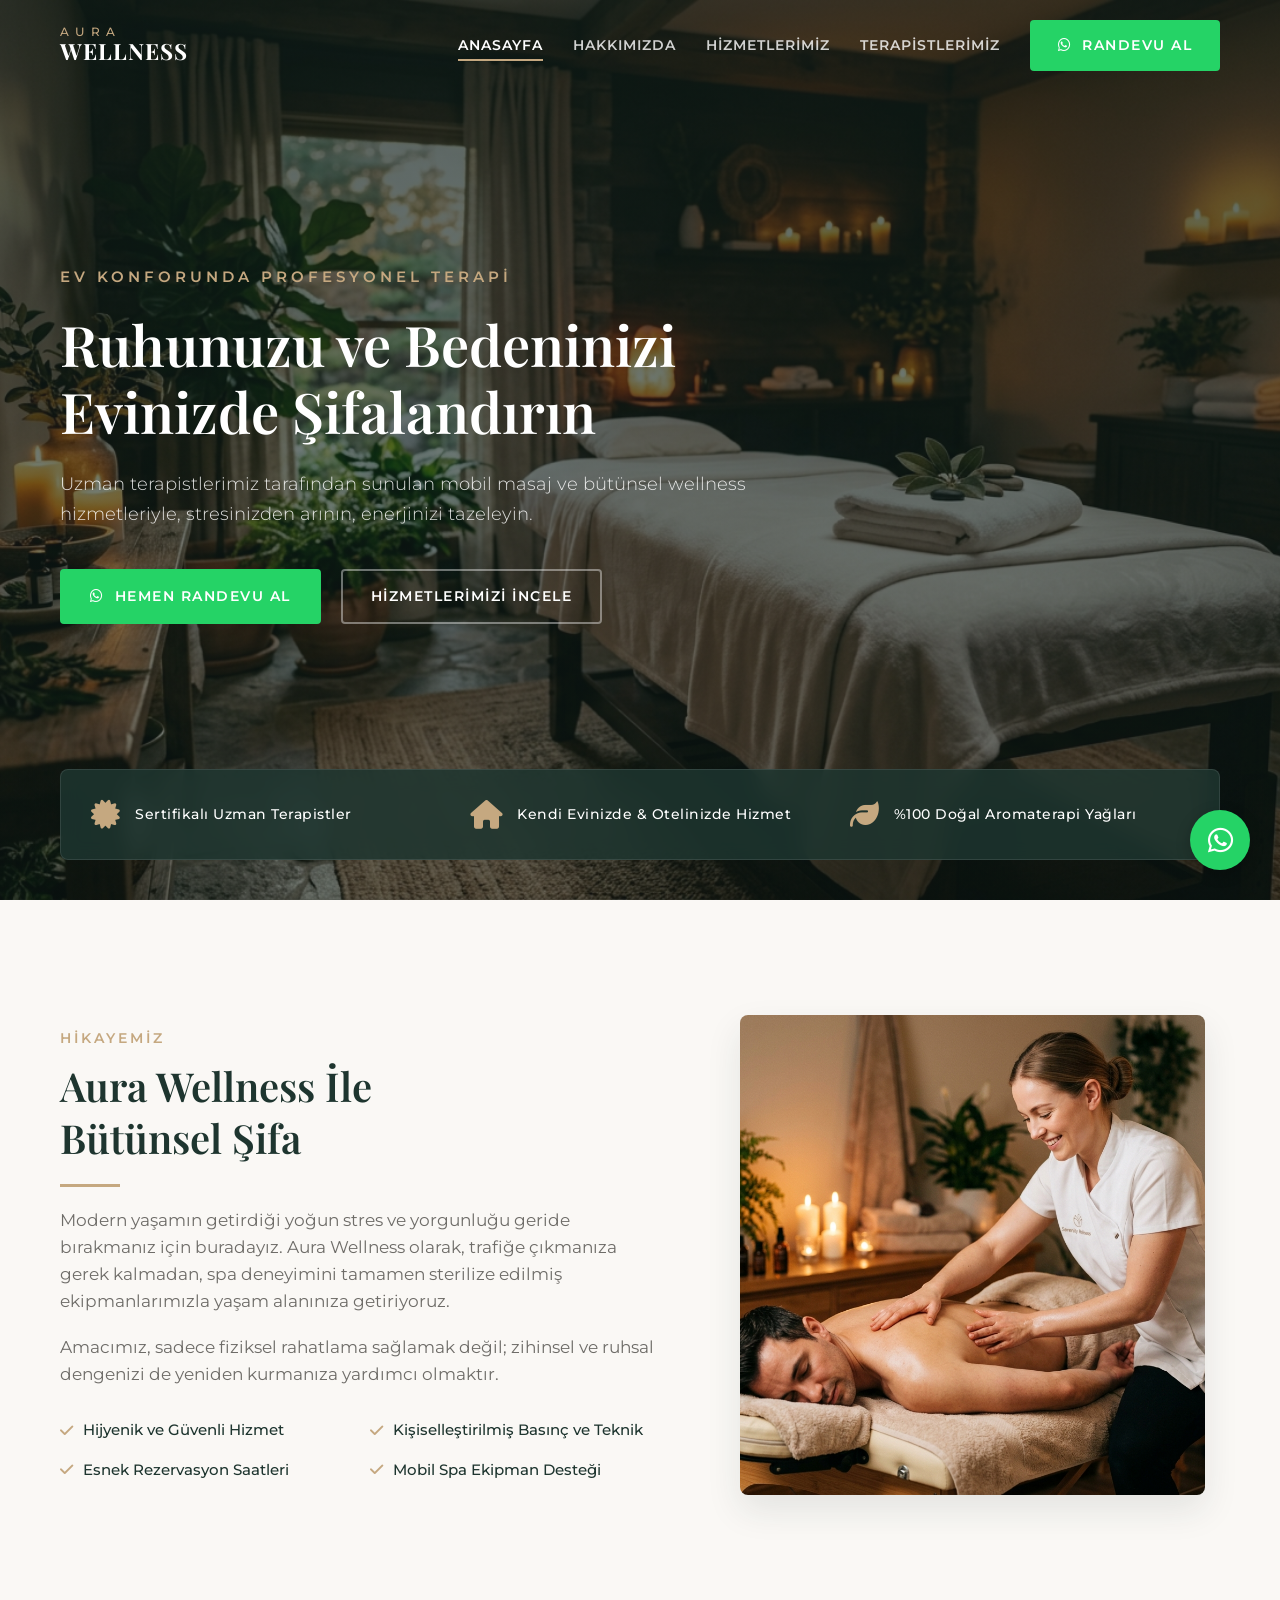
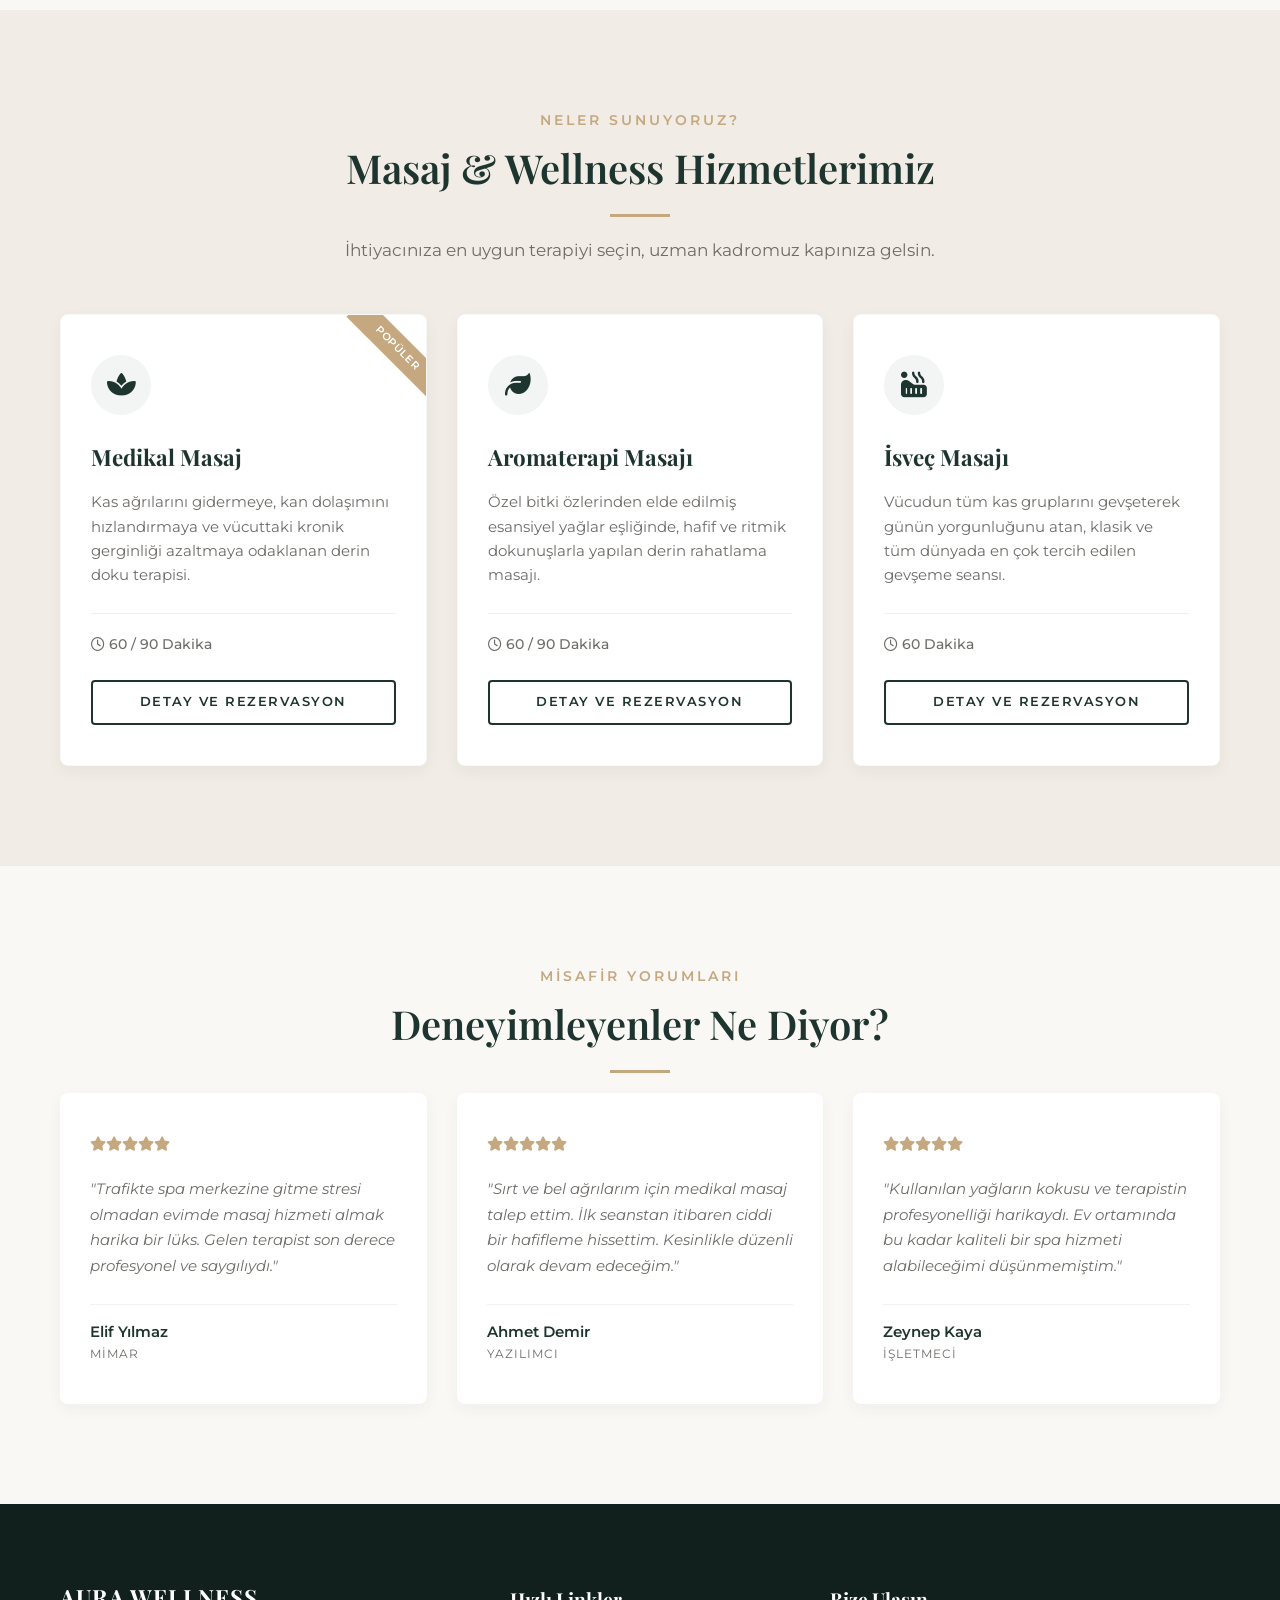
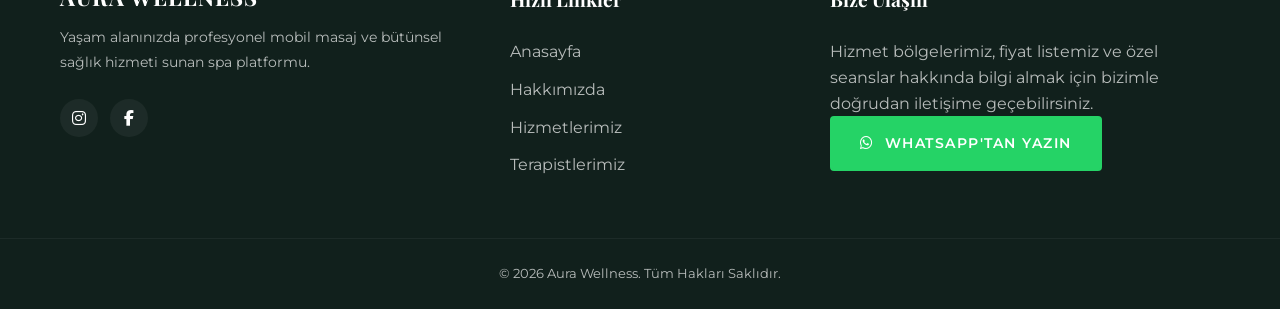
<file: index.html>
<!DOCTYPE html>
<html lang="tr">
<head>
    <meta charset="UTF-8">
    <meta name="viewport" content="width=device-width, initial-scale=1.0">
    <title>Aura Wellness - Ev Konforunda Profesyonel Terapi</title>
    <link rel="preconnect" href="https://fonts.googleapis.com">
    <link rel="preconnect" href="https://fonts.gstatic.com" crossorigin>
    <link href="https://fonts.googleapis.com/css2?family=Montserrat:wght@300;400;500;600;700&family=Playfair+Display:wght@500;600;700&display=swap" rel="stylesheet">
    <link rel="stylesheet" href="https://cdnjs.cloudflare.com/ajax/libs/font-awesome/6.4.0/css/all.min.css">
    <link rel="stylesheet" href="style.css">
</head>
<body class="home blog">

<header class="main-header">
    <div class="container header-container">
        <a href="index.html" class="logo">
            <span class="logo-sub">AURA</span>
            <span class="logo-main">WELLNESS</span>
        </a>
        <nav class="navbar">
            <a href="index.html#home" class="nav-link active">Anasayfa</a>
            <a href="index.html#about" class="nav-link">Hakkımızda</a>
            <a href="index.html#services" class="nav-link">Hizmetlerimiz</a>
            <a href="terapistlerimiz.html" class="nav-link">Terapistlerimiz</a>
            <a href="terapistlerimiz.html" class="btn nav-cta cta-btn">
                <i class="fab fa-whatsapp"></i> Randevu Al
            </a>
        </nav>
        <button class="hamburger-menu" aria-label="Menüyü Aç">
            <span class="bar"></span>
            <span class="bar"></span>
            <span class="bar"></span>
        </button>
    </div>
</header>

<!-- HERO SECTION -->
<section id="home" class="hero-section" style="background-image: linear-gradient(rgba(17, 32, 28, 0.7), rgba(17, 32, 28, 0.5)), url('./assets/hero-bg.jpg');">
    <div class="container hero-container">
        <div class="hero-content">
            <span class="hero-subtitle">Ev konforunda profesyonel terapi</span>
            <h1 class="hero-title">Ruhunuzu ve Bedeninizi <br>Evinizde Şifalandırın</h1>
            <p class="hero-description">Uzman terapistlerimiz tarafından sunulan mobil masaj ve bütünsel wellness hizmetleriyle, stresinizden arının, enerjinizi tazeleyin.</p>
            <div class="hero-actions">
                <a href="terapistlerimiz.html" class="btn btn-primary">
                    <i class="fab fa-whatsapp"></i> Hemen Randevu Al
                </a>
                <a href="#services" class="btn btn-outline">Hizmetlerimizi İncele</a>
            </div>
        </div>
        <div class="hero-features">
            <div class="feature-item">
                <i class="fas fa-certificate"></i>
                <span>Sertifikalı Uzman Terapistler</span>
            </div>
            <div class="feature-item">
                <i class="fas fa-home"></i>
                <span>Kendi Evinizde & Otelinizde Hizmet</span>
            </div>
            <div class="feature-item">
                <i class="fas fa-leaf"></i>
                <span>%100 Doğal Aromaterapi Yağları</span>
            </div>
        </div>
    </div>
</section>

<!-- ABOUT SECTION -->
<section id="about" class="section-padding">
    <div class="container about-grid">
        <div class="about-content">
            <span class="section-subtitle">Hikayemiz</span>
            <h2 class="section-title">Aura Wellness İle <br>Bütünsel Şifa</h2>
            <div class="title-divider"></div>
            <p class="about-text">Modern yaşamın getirdiği yoğun stres ve yorgunluğu geride bırakmanız için buradayız. Aura Wellness olarak, trafiğe çıkmanıza gerek kalmadan, spa deneyimini tamamen sterilize edilmiş ekipmanlarımızla yaşam alanınıza getiriyoruz.</p>
            <p class="about-text">Amacımız, sadece fiziksel rahatlama sağlamak değil; zihinsel ve ruhsal dengenizi de yeniden kurmanıza yardımcı olmaktır.</p>
            <ul class="about-benefits">
                <li><i class="fas fa-check"></i> Hijyenik ve Güvenli Hizmet</li>
                <li><i class="fas fa-check"></i> Kişiselleştirilmiş Basınç ve Teknik</li>
                <li><i class="fas fa-check"></i> Esnek Rezervasyon Saatleri</li>
                <li><i class="fas fa-check"></i> Mobil Spa Ekipman Desteği</li>
            </ul>
        </div>
        <div class="about-img-wrapper">
            <div class="img-frame">
                <img src="./assets/about-massage.jpg" alt="Aura Wellness Masaj" class="about-img">
            </div>
        </div>
    </div>
</section>

<!-- SERVICES SECTION -->
<section id="services" class="section-padding bg-alt">
    <div class="container">
        <div class="text-center">
            <span class="section-subtitle">Neler Sunuyoruz?</span>
            <h2 class="section-title">Masaj & Wellness Hizmetlerimiz</h2>
            <div class="title-divider center"></div>
            <p class="section-description">İhtiyacınıza en uygun terapiyi seçin, uzman kadromuz kapınıza gelsin.</p>
        </div>
        <div class="services-grid">
            <div class="service-card">
                <span class="service-badge">Popüler</span>
                <div class="service-icon"><i class="fas fa-spa"></i></div>
                <h3 class="service-name">Medikal Masaj</h3>
                <p class="service-desc">Kas ağrılarını gidermeye, kan dolaşımını hızlandırmaya ve vücuttaki kronik gerginliği azaltmaya odaklanan derin doku terapisi.</p>
                <div class="service-info">
                    <span class="duration"><i class="far fa-clock"></i> 60 / 90 Dakika</span>
                </div>
                <a href="terapistlerimiz.html" class="btn btn-card-cta">Detay ve Rezervasyon</a>
            </div>
            <div class="service-card">
                <div class="service-icon"><i class="fas fa-leaf"></i></div>
                <h3 class="service-name">Aromaterapi Masajı</h3>
                <p class="service-desc">Özel bitki özlerinden elde edilmiş esansiyel yağlar eşliğinde, hafif ve ritmik dokunuşlarla yapılan derin rahatlama masajı.</p>
                <div class="service-info">
                    <span class="duration"><i class="far fa-clock"></i> 60 / 90 Dakika</span>
                </div>
                <a href="terapistlerimiz.html" class="btn btn-card-cta">Detay ve Rezervasyon</a>
            </div>
            <div class="service-card">
                <div class="service-icon"><i class="fas fa-hot-tub"></i></div>
                <h3 class="service-name">İsveç Masajı</h3>
                <p class="service-desc">Vücudun tüm kas gruplarını gevşeterek günün yorgunluğunu atan, klasik ve tüm dünyada en çok tercih edilen gevşeme seansı.</p>
                <div class="service-info">
                    <span class="duration"><i class="far fa-clock"></i> 60 Dakika</span>
                </div>
                <a href="terapistlerimiz.html" class="btn btn-card-cta">Detay ve Rezervasyon</a>
            </div>
        </div>
    </div>
</section>

<!-- TESTIMONIALS SECTION -->
<section id="testimonials" class="section-padding">
    <div class="container">
        <div class="text-center">
            <span class="section-subtitle">Misafir Yorumları</span>
            <h2 class="section-title">Deneyimleyenler Ne Diyor?</h2>
            <div class="title-divider center"></div>
        </div>
        <div class="testimonials-grid">
            <div class="testimonial-card">
                <div class="stars"><i class="fas fa-star"></i><i class="fas fa-star"></i><i class="fas fa-star"></i><i class="fas fa-star"></i><i class="fas fa-star"></i></div>
                <p class="testimonial-text">"Trafikte spa merkezine gitme stresi olmadan evimde masaj hizmeti almak harika bir lüks. Gelen terapist son derece profesyonel ve saygılıydı."</p>
                <div class="client-info"><span class="client-name">Elif Yılmaz</span><span class="client-title">Mimar</span></div>
            </div>
            <div class="testimonial-card">
                <div class="stars"><i class="fas fa-star"></i><i class="fas fa-star"></i><i class="fas fa-star"></i><i class="fas fa-star"></i><i class="fas fa-star"></i></div>
                <p class="testimonial-text">"Sırt ve bel ağrılarım için medikal masaj talep ettim. İlk seanstan itibaren ciddi bir hafifleme hissettim. Kesinlikle düzenli olarak devam edeceğim."</p>
                <div class="client-info"><span class="client-name">Ahmet Demir</span><span class="client-title">Yazılımcı</span></div>
            </div>
            <div class="testimonial-card">
                <div class="stars"><i class="fas fa-star"></i><i class="fas fa-star"></i><i class="fas fa-star"></i><i class="fas fa-star"></i><i class="fas fa-star"></i></div>
                <p class="testimonial-text">"Kullanılan yağların kokusu ve terapistin profesyonelliği harikaydı. Ev ortamında bu kadar kaliteli bir spa hizmeti alabileceğimi düşünmemiştim."</p>
                <div class="client-info"><span class="client-name">Zeynep Kaya</span><span class="client-title">İşletmeci</span></div>
            </div>
        </div>
    </div>
</section>

<footer class="footer">
    <div class="container footer-container">
        <div class="footer-brand">
            <div class="logo-main">AURA WELLNESS</div>
            <p>Yaşam alanınızda profesyonel mobil masaj ve bütünsel sağlık hizmeti sunan spa platformu.</p>
            <div class="social-links">
                <a href="#" aria-label="Instagram"><i class="fab fa-instagram"></i></a>
                <a href="#" aria-label="Facebook"><i class="fab fa-facebook-f"></i></a>
            </div>
        </div>
        <div class="footer-links">
            <h4>Hızlı Linkler</h4>
            <ul>
                <li><a href="index.html#home">Anasayfa</a></li>
                <li><a href="index.html#about">Hakkımızda</a></li>
                <li><a href="index.html#services">Hizmetlerimiz</a></li>
                <li><a href="terapistlerimiz.html">Terapistlerimiz</a></li>
            </ul>
        </div>
        <div class="footer-newsletter">
            <h4>Bize Ulaşın</h4>
            <p>Hizmet bölgelerimiz, fiyat listemiz ve özel seanslar hakkında bilgi almak için bizimle doğrudan iletişime geçebilirsiniz.</p>
            <a href="terapistlerimiz.html" class="btn btn-primary footer-btn">
                <i class="fab fa-whatsapp"></i> WhatsApp'tan Yazın
            </a>
        </div>
    </div>
    <div class="footer-bottom text-center">
        <div class="container">
            <p>&copy; 2026 Aura Wellness. Tüm Hakları Saklıdır.</p>
        </div>
    </div>
</footer>

<a href="terapistlerimiz.html" class="floating-whatsapp" aria-label="Terapistlerimiz Sayfası">
    <i class="fab fa-whatsapp"></i>
    <span class="tooltip-text">Canlı Destek & Randevu</span>
</a>

<script>
document.addEventListener('DOMContentLoaded', function() {
    const header = document.querySelector('.main-header');
    const hamburger = document.querySelector('.hamburger-menu');
    const navbar = document.querySelector('.navbar');

    window.addEventListener('scroll', function() {
        if (window.scrollY > 50) {
            header.classList.add('scrolled');
        } else {
            header.classList.remove('scrolled');
        }
    });

    if(hamburger) {
        hamburger.addEventListener('click', function() {
            hamburger.classList.toggle('active');
            navbar.classList.toggle('active');
        });
    }

    document.querySelectorAll('.nav-link').forEach(link => {
        link.addEventListener('click', () => {
            if(hamburger) hamburger.classList.remove('active');
            if(navbar) navbar.classList.remove('active');
        });
    });
});
</script>
</body>
</html>
</file>
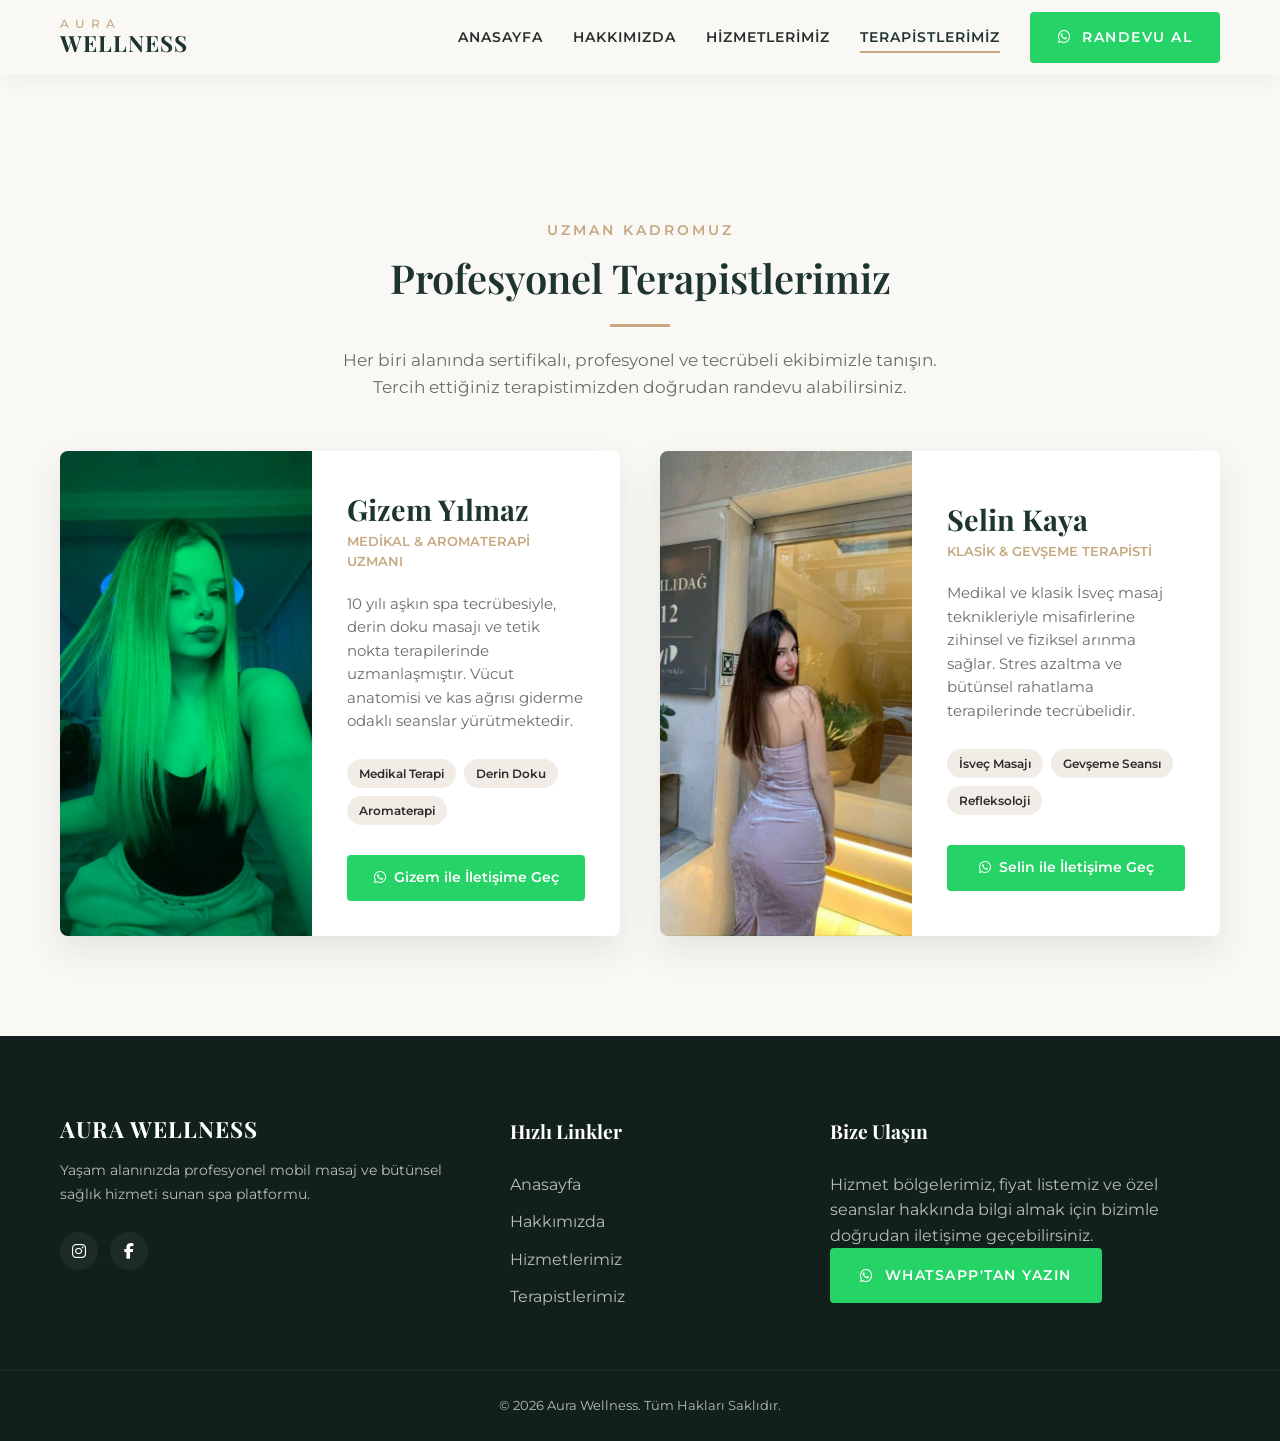
<file: terapistlerimiz.html>
<!DOCTYPE html>
<html lang="tr">
<head>
    <meta charset="UTF-8">
    <meta name="viewport" content="width=device-width, initial-scale=1.0">
    <title>Terapistlerimiz - Aura Wellness</title>
    <link rel="preconnect" href="https://fonts.googleapis.com">
    <link rel="preconnect" href="https://fonts.gstatic.com" crossorigin>
    <link href="https://fonts.googleapis.com/css2?family=Montserrat:wght@300;400;500;600;700&family=Playfair+Display:wght@500;600;700&display=swap" rel="stylesheet">
    <link rel="stylesheet" href="https://cdnjs.cloudflare.com/ajax/libs/font-awesome/6.4.0/css/all.min.css">
    <link rel="stylesheet" href="style.css">
</head>
<body class="home blog">

<header class="main-header scrolled">
    <div class="container header-container">
        <a href="index.html" class="logo">
            <span class="logo-sub">AURA</span>
            <span class="logo-main">WELLNESS</span>
        </a>
        <nav class="navbar">
            <a href="index.html#home" class="nav-link">Anasayfa</a>
            <a href="index.html#about" class="nav-link">Hakkımızda</a>
            <a href="index.html#services" class="nav-link">Hizmetlerimiz</a>
            <a href="terapistlerimiz.html" class="nav-link active">Terapistlerimiz</a>
            <a href="terapistlerimiz.html" class="btn nav-cta cta-btn">
                <i class="fab fa-whatsapp"></i> Randevu Al
            </a>
        </nav>
        <button class="hamburger-menu" aria-label="Menüyü Aç">
            <span class="bar"></span>
            <span class="bar"></span>
            <span class="bar"></span>
        </button>
    </div>
</header>

<div class="subpage" style="padding-top: 120px;">
    <section class="section-padding">
        <div class="container">
            <div class="text-center">
                <span class="section-subtitle">Uzman Kadromuz</span>
                <h1 class="section-title">Profesyonel Terapistlerimiz</h1>
                <div class="title-divider center"></div>
                <p class="section-description">Her biri alanında sertifikalı, profesyonel ve tecrübeli ekibimizle tanışın. Tercih ettiğiniz terapistimizden doğrudan randevu alabilirsiniz.</p>
            </div>
            
            <div class="therapists-page-grid">
                <div class="therapist-selection-card">
                    <div class="therapist-image-box">
                        <img src="./assets/gizem.jpg" alt="Terapist Gizem" class="therapist-portrait">
                    </div>
                    <div class="therapist-info-box">
                        <h2 class="therapist-name">Gizem Yılmaz</h2>
                        <span class="therapist-role">Medikal & Aromaterapi Uzmanı</span>
                        <p class="therapist-bio">10 yılı aşkın spa tecrübesiyle, derin doku masajı ve tetik nokta terapilerinde uzmanlaşmıştır. Vücut anatomisi ve kas ağrısı giderme odaklı seanslar yürütmektedir.</p>
                        <div class="therapist-skills">
                            <span>Medikal Terapi</span>
                            <span>Derin Doku</span>
                            <span>Aromaterapi</span>
                        </div>
                        <a href="https://wa.me/+905364795252?text=Merhaba,%20Terapist%20Gizem%20Yılmaz%20ile%20seans%20ayarlamak%20istiyorum." target="_blank" class="btn-whatsapp-direct">
                            <i class="fab fa-whatsapp"></i> Gizem ile İletişime Geç
                        </a>
                    </div>
                </div>

                <div class="therapist-selection-card">
                    <div class="therapist-image-box">
                        <img src="./assets/selin.jpg" alt="Terapist Selin" class="therapist-portrait">
                    </div>
                    <div class="therapist-info-box">
                        <h2 class="therapist-name">Selin Kaya</h2>
                        <span class="therapist-role">Klasik & Gevşeme Terapisti</span>
                        <p class="therapist-bio">Medikal ve klasik İsveç masaj teknikleriyle misafirlerine zihinsel ve fiziksel arınma sağlar. Stres azaltma ve bütünsel rahatlama terapilerinde tecrübelidir.</p>
                        <div class="therapist-skills">
                            <span>İsveç Masajı</span>
                            <span>Gevşeme Seansı</span>
                            <span>Refleksoloji</span>
                        </div>
                        <a href="https://wa.me/905306515006?text=Merhaba,%20Terapist%20Selin%20Kaya%20ile%20seans%20ayarlamak%20istiyorum." target="_blank" class="btn-whatsapp-direct">
                            <i class="fab fa-whatsapp"></i> Selin ile İletişime Geç
                        </a>
                    </div>
                </div>
            </div>
        </div>
    </section>
</div>

<footer class="footer">
    <div class="container footer-container">
        <div class="footer-brand">
            <div class="logo-main">AURA WELLNESS</div>
            <p>Yaşam alanınızda profesyonel mobil masaj ve bütünsel sağlık hizmeti sunan spa platformu.</p>
            <div class="social-links">
                <a href="#" aria-label="Instagram"><i class="fab fa-instagram"></i></a>
                <a href="#" aria-label="Facebook"><i class="fab fa-facebook-f"></i></a>
            </div>
        </div>
        <div class="footer-links">
            <h4>Hızlı Linkler</h4>
            <ul>
                <li><a href="index.html#home">Anasayfa</a></li>
                <li><a href="index.html#about">Hakkımızda</a></li>
                <li><a href="index.html#services">Hizmetlerimiz</a></li>
                <li><a href="terapistlerimiz.html">Terapistlerimiz</a></li>
            </ul>
        </div>
        <div class="footer-newsletter">
            <h4>Bize Ulaşın</h4>
            <p>Hizmet bölgelerimiz, fiyat listemiz ve özel seanslar hakkında bilgi almak için bizimle doğrudan iletişime geçebilirsiniz.</p>
            <a href="terapistlerimiz.html" class="btn btn-primary footer-btn">
                <i class="fab fa-whatsapp"></i> WhatsApp'tan Yazın
            </a>
        </div>
    </div>
    <div class="footer-bottom text-center">
        <div class="container">
            <p>&copy; 2026 Aura Wellness. Tüm Hakları Saklıdır.</p>
        </div>
    </div>
</footer>

<script>
document.addEventListener('DOMContentLoaded', function() {
    const hamburger = document.querySelector('.hamburger-menu');
    const navbar = document.querySelector('.navbar');

    if(hamburger) {
        hamburger.addEventListener('click', function() {
            hamburger.classList.toggle('active');
            navbar.classList.toggle('active');
        });
    }
});
</script>
</body>
</html>
</file>
<file: style.css>
/*
Theme Name: Aura Wellness Tema
Theme URI: https://aurawellness.com
Author: Aura Wellness
Description: Aura Wellness ve Mobil Masaj temasi.
Version: 1.0.0
Text Domain: aura-wellness
*/

:root {
    --primary-color: #1E352F;
    --primary-light: #2D4F46;
    --primary-dark: #11201C;
    --secondary-color: #C5A880;
    --secondary-hover: #B6966C;
    --bg-color: #FAF8F5;
    --bg-alt: #F1ECE5;
    --text-color: #2C2C2C;
    --text-light: #6E6C68;
    --white: #FFFFFF;
    --shadow-light: 0 5px 15px rgba(30, 53, 47, 0.05);
    --shadow-medium: 0 15px 35px rgba(30, 53, 47, 0.1);
    --whatsapp-color: #25D366;
    --whatsapp-hover: #20BA5A;
    --transition: all 0.4s cubic-bezier(0.25, 0.8, 0.25, 1);
    --border-radius: 8px;
}

*, *::before, *::after {
    box-sizing: border-box;
    margin: 0;
    padding: 0;
    -webkit-tap-highlight-color: transparent;
}

html {
    scroll-behavior: smooth;
    font-size: 16px;
}

body {
    font-family: 'Montserrat', sans-serif;
    background-color: var(--bg-color);
    color: var(--text-color);
    line-height: 1.6;
    overflow-x: hidden;
}

img {
    max-width: 100%;
    height: auto;
    display: block;
}

a {
    color: inherit;
    text-decoration: none;
    transition: var(--transition);
}

ul {
    list-style: none;
}

.container {
    width: 100%;
    max-width: 1200px;
    margin: 0 auto;
    padding: 0 20px;
}

.section-padding {
    padding: 100px 0;
}

.bg-alt {
    background-color: var(--bg-alt);
}

.text-center {
    text-align: center;
}

.section-subtitle {
    display: block;
    font-size: 0.85rem;
    font-weight: 600;
    text-transform: uppercase;
    letter-spacing: 3px;
    color: var(--secondary-color);
    margin-bottom: 10px;
}

.section-title {
    font-family: 'Playfair Display', serif;
    font-size: 2.5rem;
    font-weight: 600;
    color: var(--primary-color);
    line-height: 1.3;
}

.title-divider {
    width: 60px;
    height: 3px;
    background-color: var(--secondary-color);
    margin: 20px 0;
}

.title-divider.center {
    margin: 20px auto;
}

.section-description {
    max-width: 600px;
    margin: 0 auto 50px;
    color: var(--text-light);
    font-size: 1.05rem;
}

.btn {
    display: inline-flex;
    align-items: center;
    justify-content: center;
    gap: 10px;
    padding: 14px 28px;
    font-size: 0.9rem;
    font-weight: 600;
    text-transform: uppercase;
    letter-spacing: 1.5px;
    border-radius: 4px;
    cursor: pointer;
    transition: var(--transition);
}

.btn-primary {
    background-color: var(--whatsapp-color);
    color: var(--white);
    border: 2px solid var(--whatsapp-color);
}

.btn-primary:hover {
    background-color: var(--whatsapp-hover);
    border-color: var(--whatsapp-hover);
    transform: translateY(-3px);
    box-shadow: 0 10px 20px rgba(37, 211, 102, 0.2);
}

.btn-outline {
    background-color: transparent;
    color: var(--white);
    border: 2px solid rgba(255, 255, 255, 0.4);
}

.btn-outline:hover {
    background-color: var(--white);
    color: var(--primary-color);
    border-color: var(--white);
    transform: translateY(-3px);
}

.main-header {
    position: fixed;
    top: 0;
    left: 0;
    width: 100%;
    z-index: 1000;
    padding: 20px 0;
    transition: var(--transition);
}

.main-header.scrolled {
    background-color: rgba(250, 248, 245, 0.95);
    padding: 12px 0;
    box-shadow: var(--shadow-light);
    backdrop-filter: blur(10px);
}

.header-container {
    display: flex;
    justify-content: space-between;
    align-items: center;
}

.logo {
    display: flex;
    flex-direction: column;
    align-items: flex-start;
}

.logo-sub {
    font-size: 0.75rem;
    font-weight: 500;
    letter-spacing: 6px;
    color: var(--secondary-color);
    line-height: 1;
}

.logo-main {
    font-family: 'Playfair Display', serif;
    font-size: 1.4rem;
    font-weight: 700;
    letter-spacing: 1px;
    color: var(--white);
    line-height: 1.2;
}

.main-header.scrolled .logo-main {
    color: var(--primary-color);
}

.navbar {
    display: flex;
    align-items: center;
    gap: 30px;
}

.nav-link {
    font-size: 0.85rem;
    font-weight: 600;
    text-transform: uppercase;
    letter-spacing: 1px;
    color: rgba(255, 255, 255, 0.8);
    position: relative;
    padding: 5px 0;
}

.nav-link:hover, .nav-link.active {
    color: var(--white);
}

.main-header.scrolled .nav-link {
    color: var(--text-color);
}

.main-header.scrolled .nav-link:hover, 
.main-header.scrolled .nav-link.active {
    color: var(--primary-color);
}

.nav-link::after {
    content: '';
    position: absolute;
    bottom: 0;
    left: 0;
    width: 0;
    height: 2px;
    background-color: var(--secondary-color);
    transition: var(--transition);
}

.nav-link:hover::after, .nav-link.active::after {
    width: 100%;
}

.nav-cta {
    background-color: var(--whatsapp-color);
    color: var(--white) !important;
}

.nav-cta:hover {
    background-color: var(--whatsapp-hover);
    transform: translateY(-2px);
    box-shadow: 0 4px 10px rgba(37, 211, 102, 0.3);
}

.hamburger-menu {
    display: none;
    background: none;
    border: none;
    cursor: pointer;
}

.hamburger-menu .bar {
    display: block;
    width: 25px;
    height: 3px;
    margin: 5px auto;
    transition: var(--transition);
    background-color: var(--white);
}

.main-header.scrolled .hamburger-menu .bar {
    background-color: var(--primary-color);
}

.hero-section {
    min-height: 100vh;
    min-height: 100dvh;
    background-size: cover;
    background-position: center;
    background-attachment: fixed;
    display: flex;
    align-items: center;
    position: relative;
    padding-top: 100px;
    color: var(--white);
}

.hero-container {
    display: flex;
    flex-direction: column;
    justify-content: space-between;
    height: calc(100vh - 140px);
    height: calc(100dvh - 140px);
}

.hero-content {
    max-width: 700px;
    margin-top: auto;
    margin-bottom: auto;
}

.hero-subtitle {
    display: block;
    font-size: 0.95rem;
    font-weight: 600;
    text-transform: uppercase;
    letter-spacing: 4px;
    color: var(--secondary-color);
    margin-bottom: 20px;
}

.hero-title {
    font-family: 'Playfair Display', serif;
    font-size: 3.5rem;
    font-weight: 600;
    line-height: 1.2;
    margin-bottom: 25px;
}

.hero-description {
    font-size: 1.1rem;
    font-weight: 300;
    line-height: 1.7;
    margin-bottom: 40px;
    color: rgba(255, 255, 255, 0.85);
}

.hero-actions {
    display: flex;
    gap: 20px;
    flex-wrap: wrap;
}

.hero-features {
    display: flex;
    gap: 40px;
    padding: 30px;
    background: rgba(30, 53, 47, 0.85);
    border-radius: 8px;
    backdrop-filter: blur(10px);
    border: 1px solid rgba(255, 255, 255, 0.1);
    margin-bottom: 20px;
}

.feature-item {
    display: flex;
    align-items: center;
    gap: 15px;
    flex: 1;
}

.feature-item i {
    font-size: 1.8rem;
    color: var(--secondary-color);
}

.feature-item span {
    font-size: 0.9rem;
    font-weight: 500;
    letter-spacing: 0.5px;
}

.about-grid {
    display: grid;
    grid-template-columns: 1.1fr 0.9fr;
    gap: 60px;
    align-items: center;
}

.about-text {
    color: var(--text-light);
    margin-bottom: 20px;
    font-size: 1.05rem;
}

.about-benefits {
    margin-top: 30px;
    display: grid;
    grid-template-columns: 1fr 1fr;
    gap: 15px;
}

.about-benefits li {
    display: flex;
    align-items: center;
    gap: 10px;
    font-size: 0.95rem;
    font-weight: 500;
    color: var(--primary-color);
}

.about-benefits li i {
    color: var(--secondary-color);
}

.about-img-wrapper {
    position: relative;
    padding: 15px;
}

.img-frame {
    position: relative;
    border-radius: var(--border-radius);
    overflow: hidden;
    box-shadow: var(--shadow-medium);
}

.img-frame::after {
    content: '';
    position: absolute;
    top: -15px;
    right: -15px;
    bottom: 15px;
    left: 15px;
    border: 3px solid var(--secondary-color);
    border-radius: var(--border-radius);
    z-index: -1;
    pointer-events: none;
}

.about-img {
    width: 100%;
    height: 480px;
    object-fit: cover;
    transition: var(--transition);
}

.about-img:hover {
    transform: scale(1.05);
}

.services-grid {
    display: grid;
    grid-template-columns: repeat(auto-fit, minmax(280px, 1fr));
    gap: 30px;
}

.service-card {
    background-color: var(--white);
    padding: 40px 30px;
    border-radius: var(--border-radius);
    box-shadow: var(--shadow-light);
    position: relative;
    overflow: hidden;
    border: 1px solid rgba(30, 53, 47, 0.03);
    display: flex;
    flex-direction: column;
    transition: var(--transition);
}

.service-card:hover {
    transform: translateY(-10px);
    box-shadow: var(--shadow-medium);
    border-color: rgba(197, 168, 128, 0.3);
}

.service-badge {
    position: absolute;
    top: 20px;
    right: -30px;
    background-color: var(--secondary-color);
    color: var(--white);
    padding: 5px 30px;
    font-size: 0.65rem;
    font-weight: 600;
    text-transform: uppercase;
    letter-spacing: 1px;
    transform: rotate(45deg);
}

.service-icon {
    width: 60px;
    height: 60px;
    border-radius: 50%;
    background-color: rgba(30, 53, 47, 0.05);
    color: var(--primary-color);
    display: flex;
    align-items: center;
    justify-content: center;
    font-size: 1.6rem;
    margin-bottom: 25px;
    transition: var(--transition);
}

.service-card:hover .service-icon {
    background-color: var(--primary-color);
    color: var(--white);
}

.service-name {
    font-family: 'Playfair Display', serif;
    font-size: 1.4rem;
    color: var(--primary-color);
    margin-bottom: 15px;
}

.service-desc {
    color: var(--text-light);
    font-size: 0.95rem;
    margin-bottom: 25px;
    flex-grow: 1;
}

.service-info {
    display: flex;
    justify-content: space-between;
    align-items: center;
    border-top: 1px solid rgba(0, 0, 0, 0.06);
    padding-top: 20px;
    margin-bottom: 25px;
}

.service-info .duration {
    font-size: 0.85rem;
    font-weight: 500;
    color: var(--text-light);
}

.btn-card-cta {
    background-color: transparent;
    color: var(--primary-color);
    border: 2px solid var(--primary-color);
    font-size: 0.8rem;
    padding: 10px 20px;
    border-radius: 4px;
    width: 100%;
    text-align: center;
}

.service-card:hover .btn-card-cta {
    background-color: var(--primary-color);
    color: var(--white);
}

.gallery-grid {
    display: grid;
    grid-template-columns: repeat(3, 1fr);
    gap: 20px;
}

.gallery-item {
    position: relative;
    border-radius: var(--border-radius);
    overflow: hidden;
    height: 300px;
    box-shadow: var(--shadow-light);
}

.gallery-img {
    width: 100%;
    height: 100%;
    object-fit: cover;
    transition: var(--transition);
}

.gallery-overlay {
    position: absolute;
    top: 0;
    left: 0;
    width: 100%;
    height: 100%;
    background-color: rgba(30, 53, 47, 0.8);
    display: flex;
    align-items: center;
    justify-content: center;
    opacity: 0;
    transition: var(--transition);
    padding: 20px;
    text-align: center;
}

.gallery-overlay span {
    color: var(--white);
    font-family: 'Playfair Display', serif;
    font-size: 1.25rem;
    font-weight: 500;
    transform: translateY(20px);
    transition: var(--transition);
}

.gallery-item:hover .gallery-img {
    transform: scale(1.1);
}

.gallery-item:hover .gallery-overlay {
    opacity: 1;
}

.testimonials-grid {
    display: grid;
    grid-template-columns: repeat(3, 1fr);
    gap: 30px;
}

.testimonial-card {
    background-color: var(--white);
    padding: 40px 30px;
    border-radius: var(--border-radius);
    box-shadow: var(--shadow-light);
    display: flex;
    flex-direction: column;
    justify-content: space-between;
}

.stars {
    color: var(--secondary-color);
    font-size: 0.9rem;
    margin-bottom: 20px;
}

.testimonial-text {
    font-style: italic;
    color: var(--text-light);
    font-size: 0.95rem;
    line-height: 1.7;
    margin-bottom: 25px;
}

.client-info {
    border-top: 1px solid rgba(0, 0, 0, 0.05);
    padding-top: 15px;
}

.client-name {
    display: block;
    font-weight: 600;
    font-size: 0.95rem;
    color: var(--primary-color);
}

.client-title {
    display: block;
    font-size: 0.75rem;
    color: var(--text-light);
    text-transform: uppercase;
    letter-spacing: 1px;
}

.footer {
    background-color: var(--primary-dark);
    color: rgba(255, 255, 255, 0.7);
    padding-top: 80px;
}

.footer-container {
    display: grid;
    grid-template-columns: 1.5fr 1fr 1.5fr;
    gap: 60px;
    margin-bottom: 60px;
}

.footer-brand .logo-main {
    color: var(--white);
    margin-bottom: 15px;
}

.footer-brand p {
    font-size: 0.9rem;
    line-height: 1.7;
    margin-bottom: 25px;
}

.social-links {
    display: flex;
    gap: 12px;
}

.social-links a {
    width: 38px;
    height: 38px;
    border-radius: 50%;
    background-color: rgba(255, 255, 255, 0.05);
    color: var(--white);
    display: flex;
    align-items: center;
    justify-content: center;
}

.social-links a:hover {
    background-color: var(--secondary-color);
    transform: translateY(-3px);
}

.footer-links h4, .footer-newsletter h4 {
    font-family: 'Playfair Display', serif;
    color: var(--white);
    font-size: 1.2rem;
    margin-bottom: 25px;
}

.footer-links ul {
    display: flex;
    flex-direction: column;
    gap: 12px;
}

.footer-bottom {
    border-top: 1px solid rgba(255, 255, 255, 0.05);
    padding: 25px 0;
    font-size: 0.8rem;
}

/* YENİ CANLI DESTEK BUTONU TASARIMI */
.floating-whatsapp {
    position: fixed;
    bottom: 30px;
    right: 30px;
    width: 60px;
    height: 60px;
    background-color: var(--whatsapp-color);
    color: var(--white);
    border-radius: 50%;
    display: flex;
    align-items: center;
    justify-content: center;
    font-size: 1.8rem;
    z-index: 999;
    box-shadow: 0 4px 15px rgba(0,0,0,0.2);
    animation: whatsapp-pulse 2s infinite;
}

/* Üzerine gelince açılan yazı kutusu (Tooltip) */
.floating-whatsapp .tooltip-text {
    visibility: hidden;
    width: 145px;
    background-color: #1E352F;
    color: #fff;
    text-align: center;
    border-radius: 6px;
    padding: 6px 10px;
    position: absolute;
    z-index: 1;
    right: 75px; /* Butonun soluna hizalar */
    top: 50%;
    transform: translateY(-50%);
    font-size: 0.75rem;
    font-weight: 600;
    font-family: 'Montserrat', sans-serif;
    letter-spacing: 0.5px;
    opacity: 0;
    transition: opacity 0.3s;
    box-shadow: 0 5px 15px rgba(0,0,0,0.1);
}

/* Yazı kutusunun küçük oku */
.floating-whatsapp .tooltip-text::after {
    content: "";
    position: absolute;
    top: 50%;
    left: 100%;
    margin-top: -5px;
    border-width: 5px;
    border-style: solid;
    border-color: transparent transparent transparent #1E352F;
}

/* Fare üzerine geldiğinde yazıyı göster */
.floating-whatsapp:hover .tooltip-text {
    visibility: visible;
    opacity: 1;
}

@keyframes whatsapp-pulse {
    0% { box-shadow: 0 0 0 0 rgba(37, 211, 102, 0.7); }
    70% { box-shadow: 0 0 0 15px rgba(37, 211, 102, 0); }
    100% { box-shadow: 0 0 0 0 rgba(37, 211, 102, 0); }
}

.therapists-page-grid {
    display: grid;
    grid-template-columns: repeat(2, 1fr);
    gap: 40px;
    margin-top: 50px;
}

.therapist-selection-card {
    background-color: var(--white);
    border-radius: var(--border-radius);
    box-shadow: var(--shadow-medium);
    overflow: hidden;
    display: flex;
}

.therapist-image-box {
    flex: 0 0 45%;
}

.therapist-portrait {
    width: 100%;
    height: 100%;
    object-fit: cover;
}

.therapist-info-box {
    flex: 1;
    padding: 35px;
    display: flex;
    flex-direction: column;
    justify-content: center;
}

.therapist-name {
    font-family: 'Playfair Display', serif;
    font-size: 1.8rem;
    font-weight: 700;
    color: var(--primary-color);
}

.therapist-role {
    font-size: 0.8rem;
    font-weight: 600;
    text-transform: uppercase;
    color: var(--secondary-color);
    margin-bottom: 20px;
}

.therapist-bio {
    font-size: 0.92rem;
    color: var(--text-light);
    margin-bottom: 25px;
}

.therapist-skills {
    display: flex;
    flex-wrap: wrap;
    gap: 8px;
    margin-bottom: 30px;
}

.therapist-skills span {
    background-color: var(--bg-alt);
    padding: 5px 12px;
    font-size: 0.75rem;
    font-weight: 600;
    border-radius: 20px;
}

.btn-whatsapp-direct {
    background-color: var(--whatsapp-color);
    color: var(--white);
    padding: 12px 20px;
    font-size: 0.85rem;
    border-radius: 4px;
    display: flex;
    align-items: center;
    justify-content: center;
    gap: 8px;
    font-weight: 600;
}

@media (max-width: 992px) {
    .hero-title { font-size: 2.8rem; }
    .about-grid { grid-template-columns: 1fr; }
    .gallery-grid { grid-template-columns: repeat(2, 1fr); }
    .testimonials-grid { grid-template-columns: 1fr 1fr; }
    .footer-container { grid-template-columns: 1fr; }
}

@media (max-width: 768px) {
    .hamburger-menu { display: block; }
    .navbar {
        position: fixed;
        top: 0;
        right: -100%;
        width: 80%;
        max-width: 320px;
        height: 100vh;
        background-color: var(--primary-dark);
        flex-direction: column;
        justify-content: center;
        padding: 40px;
    }
    .navbar.active { right: 0; }
    .therapists-page-grid { grid-template-columns: 1fr; }
    .therapist-selection-card { flex-direction: column; }
    .therapist-image-box { height: 320px; }
    
    /* Mobilde uzun yazıyı gizleyerek yuvarlağın taşmasını engeller */
    .floating-whatsapp {
        bottom: 20px;
        right: 20px;
        width: 55px;
        height: 55px;
        font-size: 1.6rem;
    }
    .floating-whatsapp .tooltip-text {
        display: none !important;
    }
}
</file>
